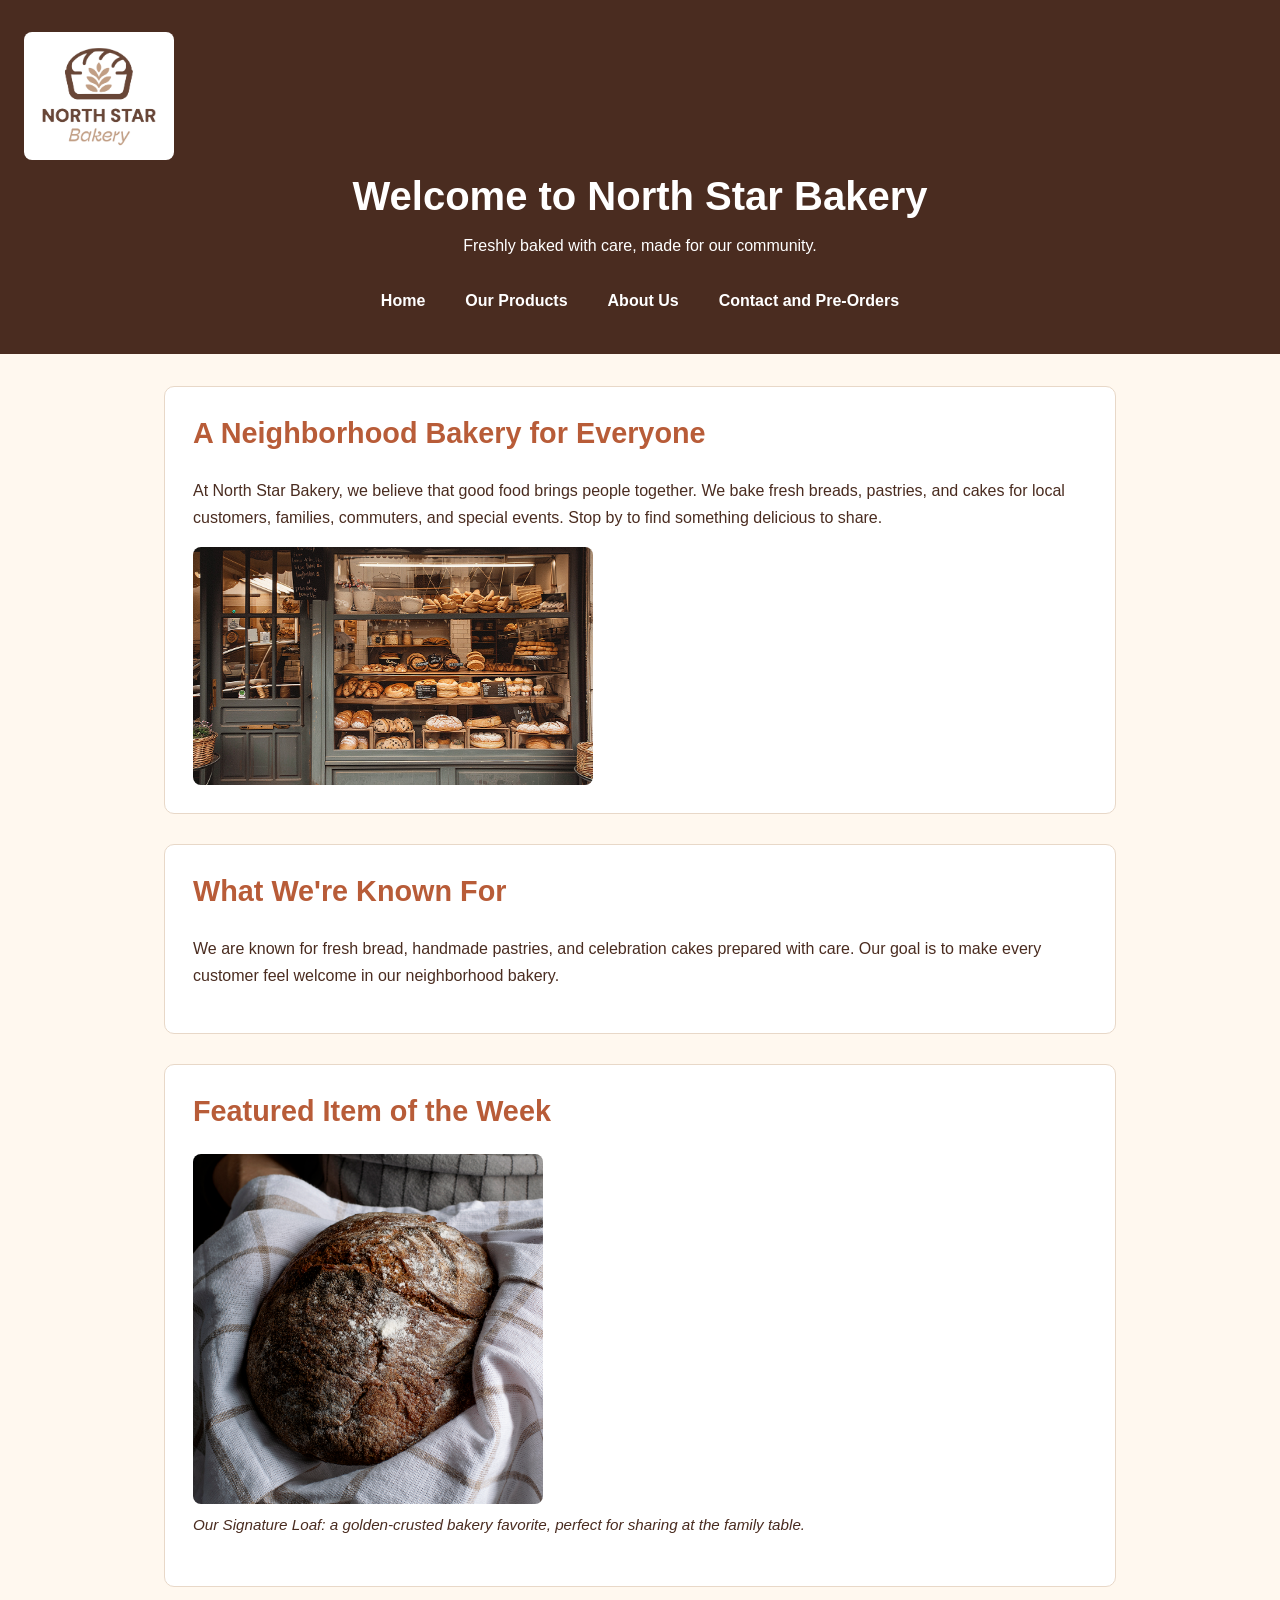
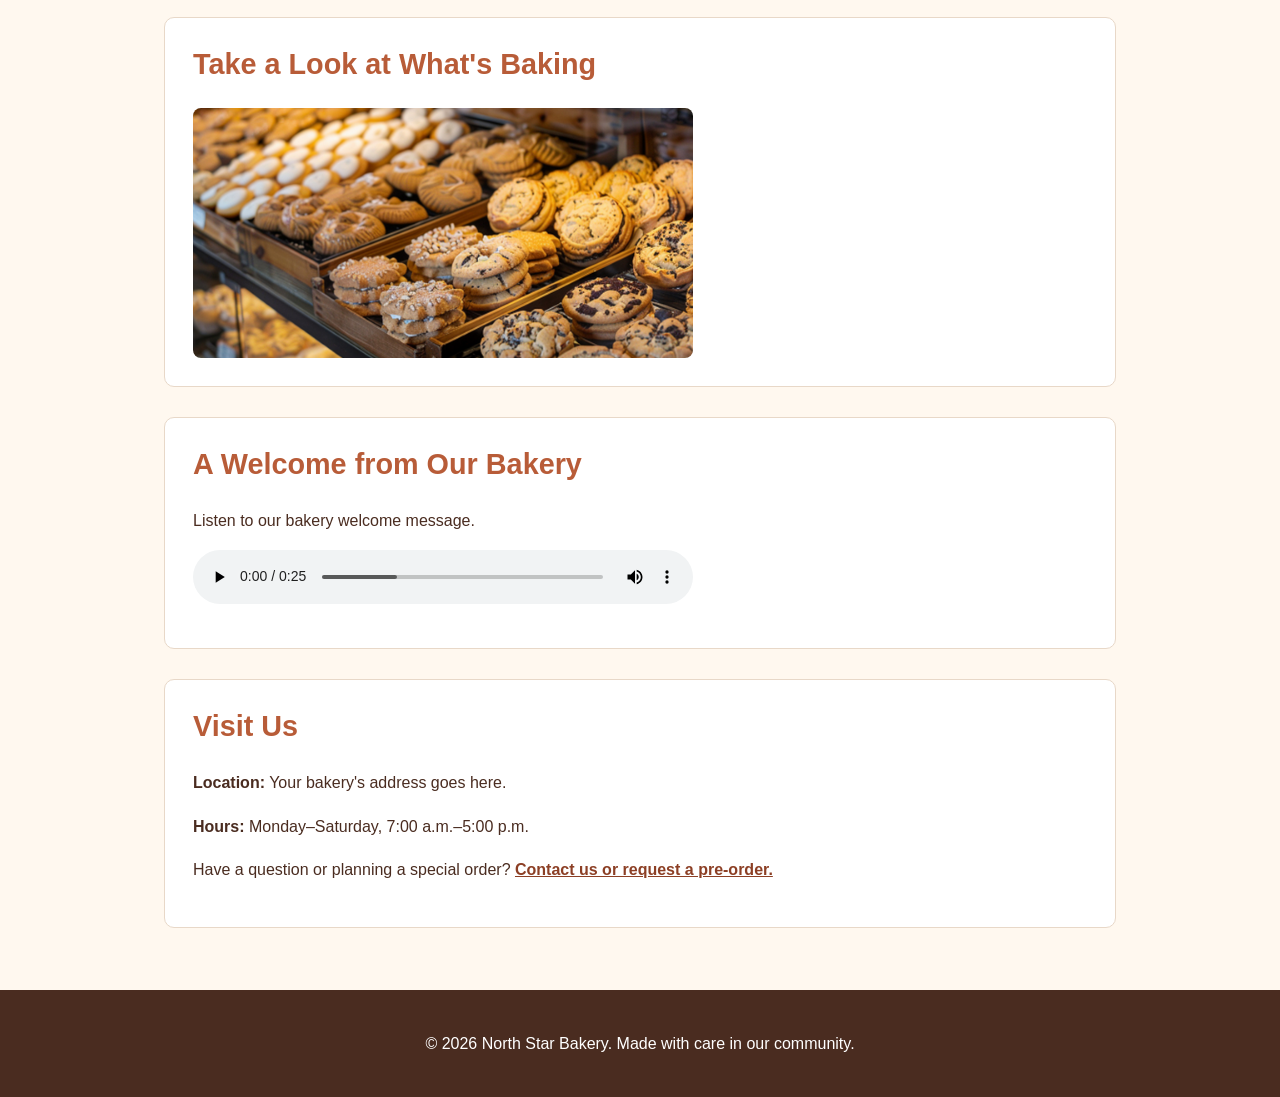
<file: index.html>
<!DOCTYPE html>
<html lang="en">
<head>
    <meta charset="UTF-8">
    <meta name="viewport" content="width=device-width, initial-scale=1.0">
    <title>North Star Bakery | Home</title>
    <link rel="stylesheet" href="style.css">
</head>
<body>
    <header>
        <img src="Bakery_c/bakery-logo_c.png" alt="North Star Bakery logo" width="150">
        <h1>Welcome to North Star Bakery</h1>
        <p>Freshly baked with care, made for our community.</p>

        <nav>
            <ul>
                <li><a href="index.html">Home</a></li>
                <li><a href="products.html">Our Products</a></li>
                <li><a href="about.html">About Us</a></li>
                <li><a href="contact.html">Contact and Pre-Orders</a></li>
            </ul>
        </nav>
    </header>

    <main>
        <section>
            <h2>A Neighborhood Bakery for Everyone</h2>
            <p>
                At North Star Bakery, we believe that good food brings
                people together. We bake fresh breads, pastries, and cakes
                for local customers, families, commuters, and special events.
                Stop by to find something delicious to share.
            </p>
            <img src="Bakery_c/bakery-storefront_c.png"
                 alt="The storefront of North Star Bakery"
                 width="400">
        </section>

        <section>
            <h2>What We're Known For</h2>
            <p>
                We are known for fresh bread, handmade pastries, and
                celebration cakes prepared with care. Our goal is to make
                every customer feel welcome in our neighborhood bakery.
            </p>
        </section>

        <section>
            <h2>Featured Item of the Week</h2>
            <figure>
                <img src="Bakery_c/bakery-signature-loaf_c.png"
                     alt="Freshly baked Signature Loaf with a golden crust"
                     width="350">
                <figcaption>
                    Our Signature Loaf: a golden-crusted bakery favorite,
                    perfect for sharing at the family table.
                </figcaption>
            </figure>
        </section>

        <section>
            <h2>Take a Look at What's Baking</h2>
            <picture>
                <source media="(max-width: 600px)"
                        srcset="Bakery_c/bakery-feature-small_c.png">
                <source media="(min-width: 601px)"
                        srcset="Bakery_c/bakery-feature-large_c.png">
                <img src="Bakery_c/bakery-feature-large_c.png"
                     alt="Featured baked goods prepared at North Star Bakery"
                     width="500">
            </picture>
        </section>

        <section>
            <h2>A Welcome from Our Bakery</h2>
            <p>Listen to our bakery welcome message.</p>
            <audio controls>
                <source src="Bakery_c/bakery-welcome_c.mp3" type="audio/mpeg">
                Your browser does not support audio playback.
                Please visit North Star Bakery to learn more about us.
            </audio>
        </section>

        <section>
            <h2>Visit Us</h2>
            <p><strong>Location:</strong> Your bakery's address goes here.</p>
            <p><strong>Hours:</strong> Monday–Saturday, 7:00 a.m.–5:00 p.m.</p>
            <p>
                Have a question or planning a special order?
                <a href="contact.html">Contact us or request a pre-order.</a>
            </p>
        </section>
    </main>

    <footer>
        <p>&copy; 2026 North Star Bakery. Made with care in our community.</p>
    </footer>
</body>
</html>
</file>
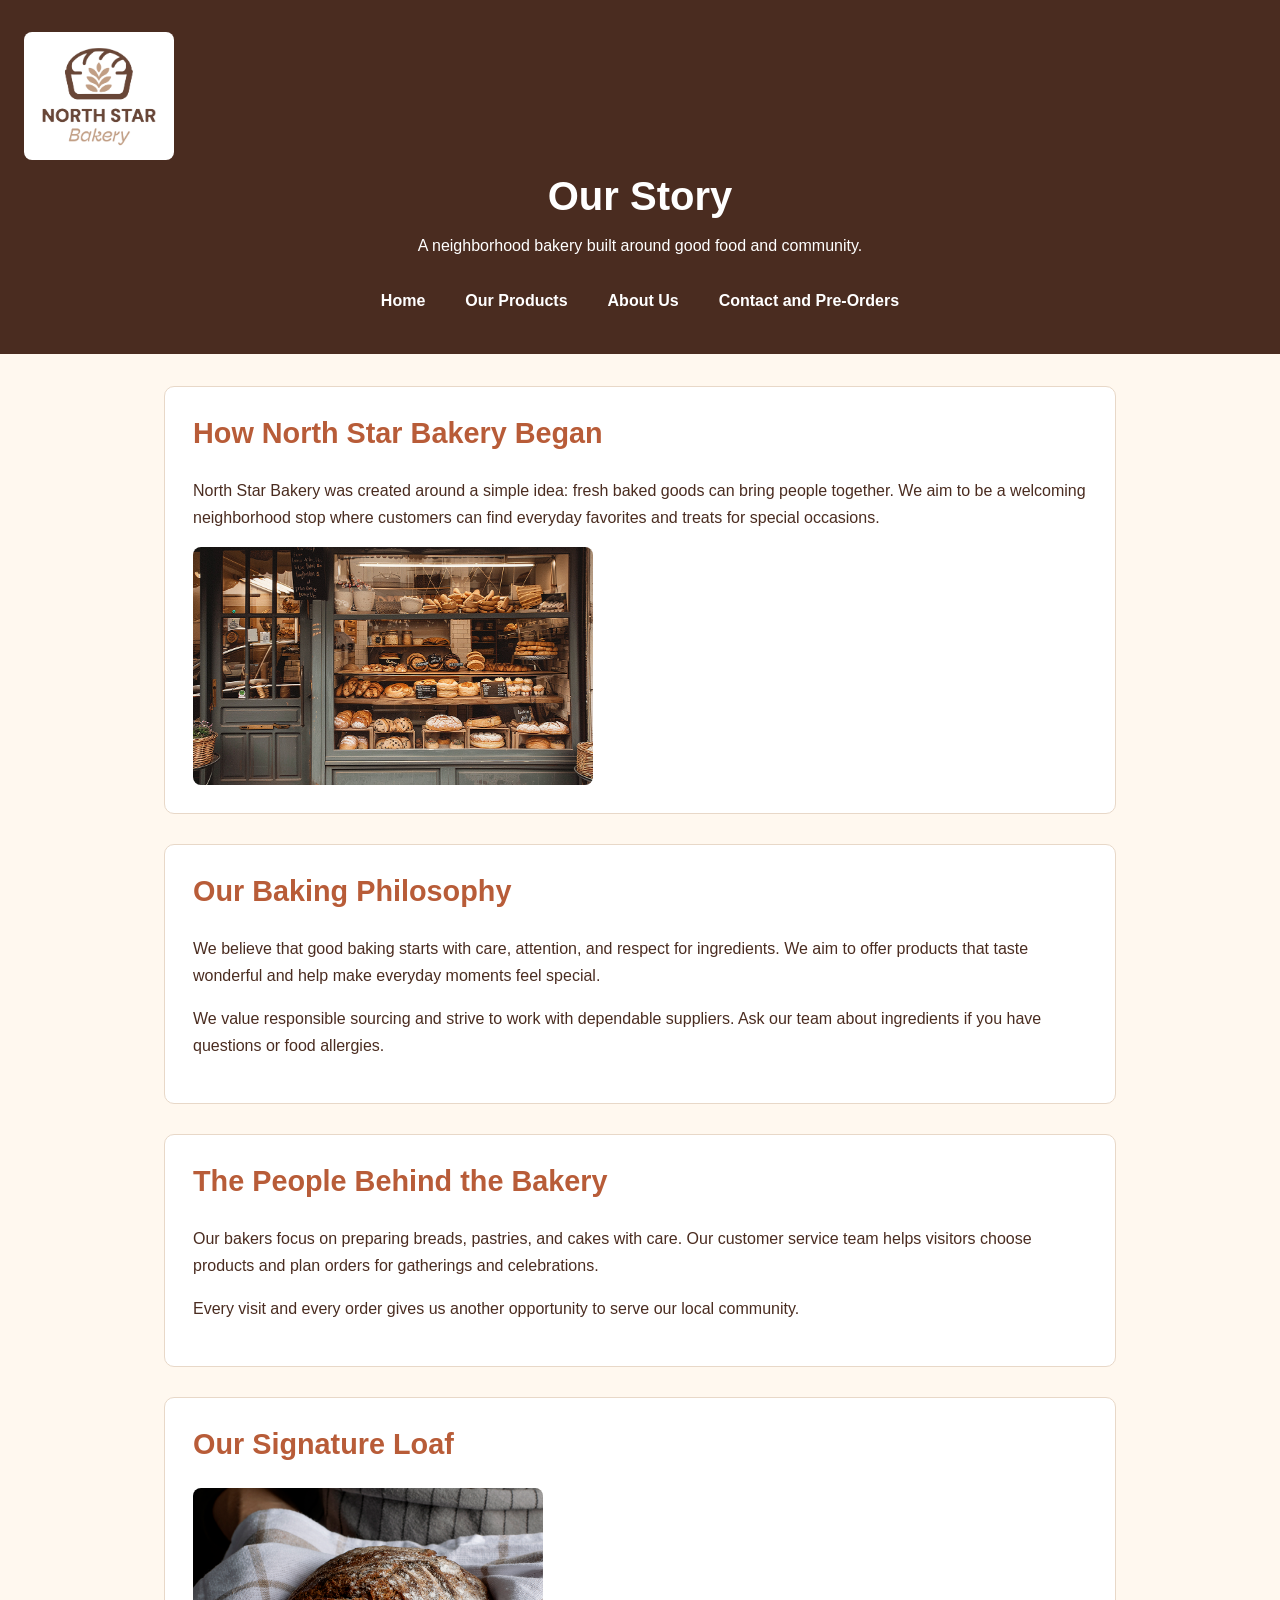
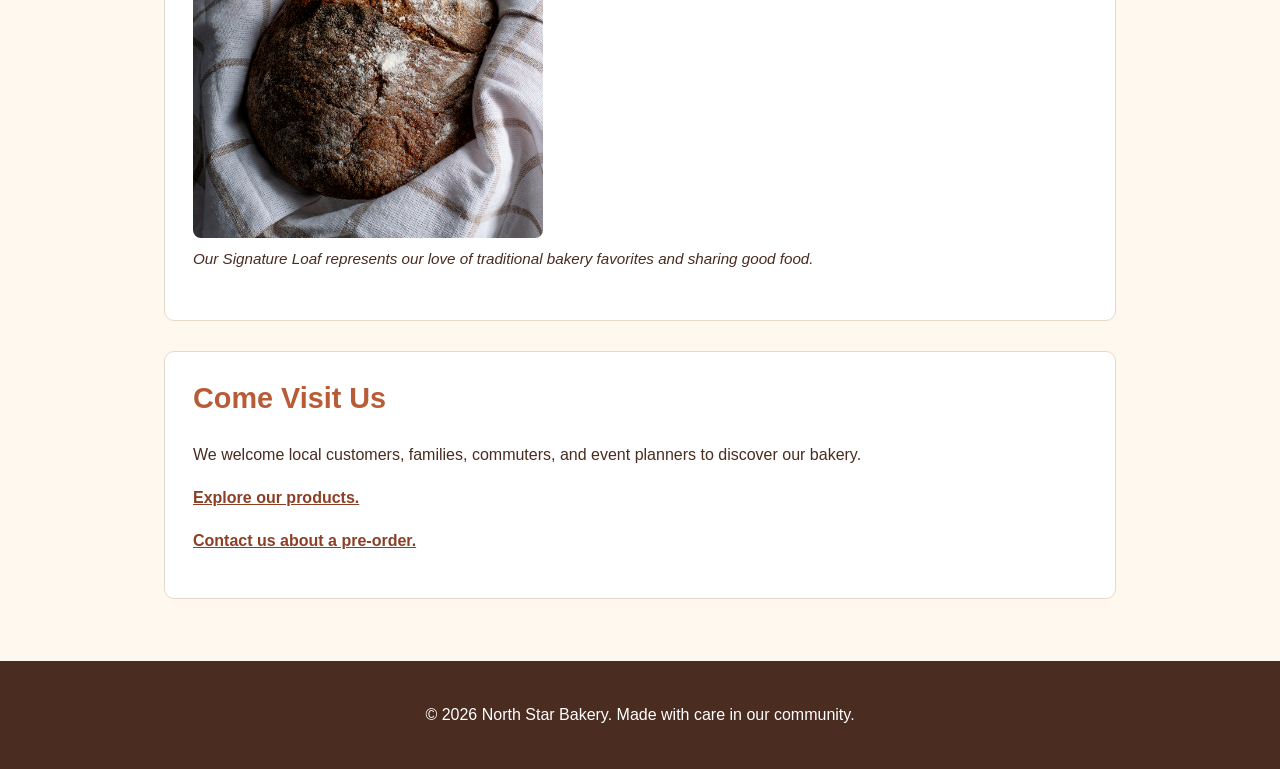
<file: about.html>
<!DOCTYPE html>
<html lang="en">
<head>
    <meta charset="UTF-8">
    <meta name="viewport" content="width=device-width, initial-scale=1.0">
    <title>North Star Bakery | About Us</title>
    <link rel="stylesheet" href="style.css">
</head>
<body>
    <header>
        <img src="Bakery_c/bakery-logo_c.png" alt="North Star Bakery logo" width="150">
        <h1>Our Story</h1>
        <p>A neighborhood bakery built around good food and community.</p>

        <nav>
            <ul>
                <li><a href="index.html">Home</a></li>
                <li><a href="products.html">Our Products</a></li>
                <li><a href="about.html">About Us</a></li>
                <li><a href="contact.html">Contact and Pre-Orders</a></li>
            </ul>
        </nav>
    </header>

    <main>
        <section>
            <h2>How North Star Bakery Began</h2>
            <p>
                North Star Bakery was created around a simple idea:
                fresh baked goods can bring people together. We aim to be
                a welcoming neighborhood stop where customers can find
                everyday favorites and treats for special occasions.
            </p>
            <img src="Bakery_c/bakery-storefront_c.png"
                 alt="The North Star Bakery storefront welcoming neighborhood customers"
                 width="400">
        </section>

        <section>
            <h2>Our Baking Philosophy</h2>
            <p>
                We believe that good baking starts with care, attention,
                and respect for ingredients. We aim to offer products that
                taste wonderful and help make everyday moments feel special.
            </p>
            <p>
                We value responsible sourcing and strive to work with
                dependable suppliers. Ask our team about ingredients if
                you have questions or food allergies.
            </p>
        </section>

        <section>
            <h2>The People Behind the Bakery</h2>
            <p>
                Our bakers focus on preparing breads, pastries, and cakes
                with care. Our customer service team helps visitors choose
                products and plan orders for gatherings and celebrations.
            </p>
            <p>
                Every visit and every order gives us another opportunity
                to serve our local community.
            </p>
        </section>

        <section>
            <h2>Our Signature Loaf</h2>
            <figure>
                <img src="Bakery_c/bakery-signature-loaf_c.png"
                     alt="A freshly baked Signature Loaf from North Star Bakery"
                     width="350">
                <figcaption>
                    Our Signature Loaf represents our love of traditional
                    bakery favorites and sharing good food.
                </figcaption>
            </figure>
        </section>

        <section>
            <h2>Come Visit Us</h2>
            <p>
                We welcome local customers, families, commuters, and
                event planners to discover our bakery.
            </p>
            <p><a href="products.html">Explore our products.</a></p>
            <p><a href="contact.html">Contact us about a pre-order.</a></p>
        </section>
    </main>

    <footer>
        <p>&copy; 2026 North Star Bakery. Made with care in our community.</p>
    </footer>
</body>
</html>
</file>
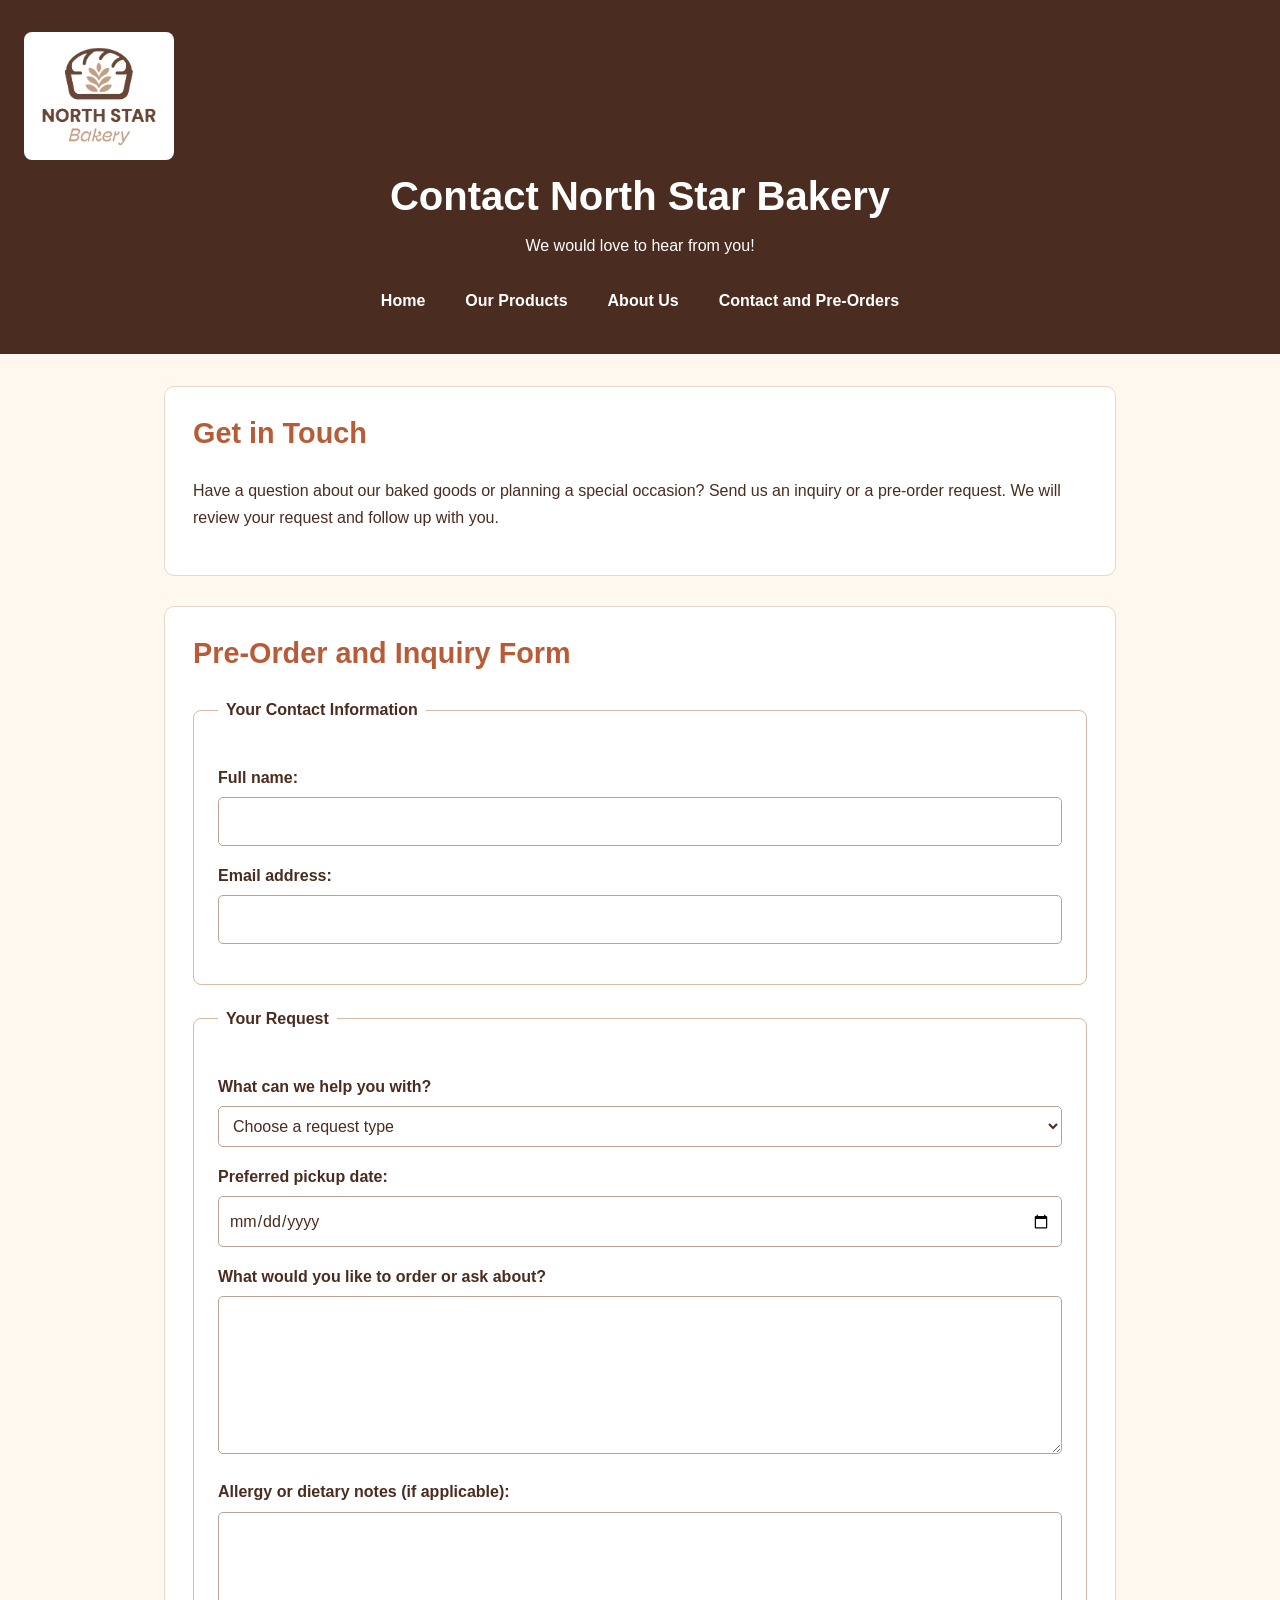
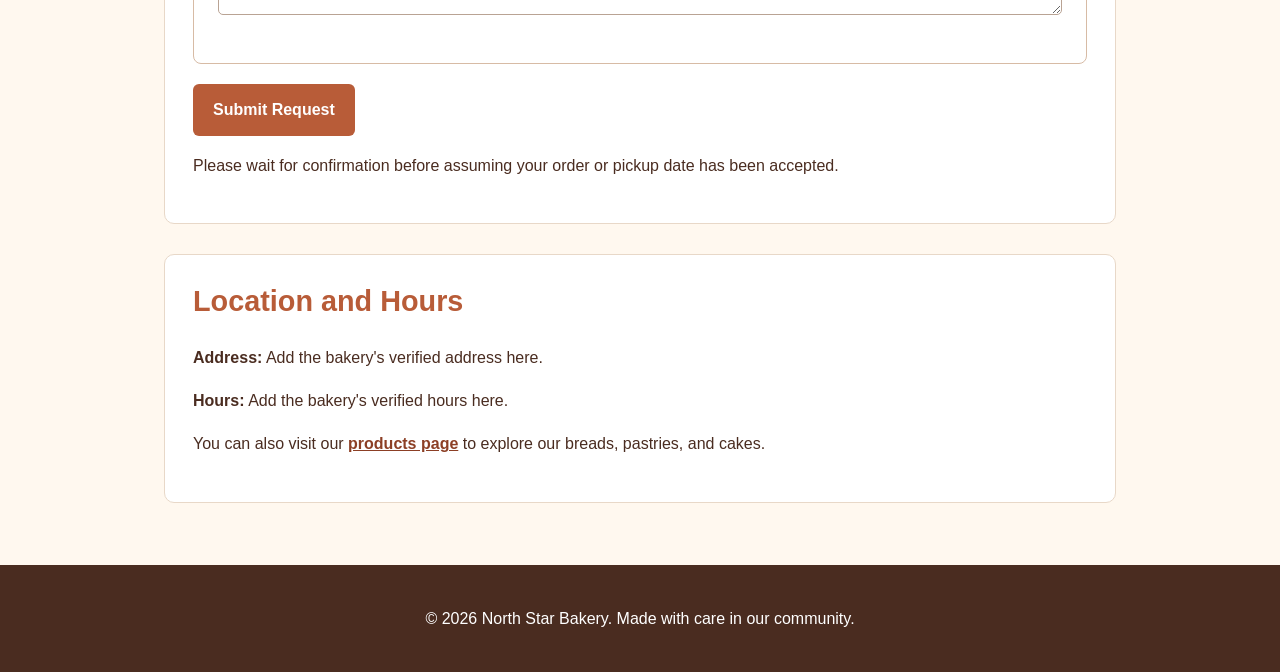
<file: contact.html>
<!DOCTYPE html>
<html lang="en">
<head>
    <meta charset="UTF-8">
    <meta name="viewport" content="width=device-width, initial-scale=1.0">
    <title>North Star Bakery | Contact and Pre-Orders</title>
    <link rel="stylesheet" href="style.css">
    <script src="script.js" defer></script>
</head>
<body>
    <header>
        <img src="Bakery_c/bakery-logo_c.png" alt="North Star Bakery logo" width="150">
        <h1>Contact North Star Bakery</h1>
        <p>We would love to hear from you!</p>

        <nav>
            <ul>
                <li><a href="index.html">Home</a></li>
                <li><a href="products.html">Our Products</a></li>
                <li><a href="about.html">About Us</a></li>
                <li><a href="contact.html">Contact and Pre-Orders</a></li>
            </ul>
        </nav>
    </header>

    <main>
        <section>
            <h2>Get in Touch</h2>
            <p>
                Have a question about our baked goods or planning a special
                occasion? Send us an inquiry or a pre-order request.
                We will review your request and follow up with you.
            </p>
        </section>

        <section>
            <h2>Pre-Order and Inquiry Form</h2>

            <form action="#" method="get">
                <fieldset>
                    <legend>Your Contact Information</legend>

                    <p>
                        <label for="name">Full name:</label>
                        <input type="text" id="name" name="name"
                               autocomplete="name" required>
                    </p>

                    <p>
                        <label for="email">Email address:</label>
                        <input type="email" id="email" name="email"
                               autocomplete="email" required>
                    </p>
                </fieldset>

                <fieldset>
                    <legend>Your Request</legend>

                    <p>
                        <label for="request-type">What can we help you with?</label>
                        <select id="request-type" name="request-type" required>
                            <option value="">Choose a request type</option>
                            <option value="pre-order">Pre-order</option>
                            <option value="general-question">General question</option>
                            <option value="event-order">Event or celebration order</option>
                        </select>
                    </p>

                    <p>
                        <label for="pickup-date">Preferred pickup date:</label>
                        <input type="date" id="pickup-date" name="pickup-date">
                    </p>

                    <p>
                        <label for="item-details">What would you like to order or ask about?</label>
                        <textarea id="item-details" name="item-details"
                                  rows="5" cols="40" required></textarea>
                    </p>

                    <p>
                        <label for="allergy-notes">Allergy or dietary notes (if applicable):</label>
                        <textarea id="allergy-notes" name="allergy-notes"
                                  rows="3" cols="40"></textarea>
                    </p>
                </fieldset>

                <p>
                    <button type="submit">Submit Request</button>
                </p>
            </form>

            <p>
                Please wait for confirmation before assuming your order
                or pickup date has been accepted.
            </p>
        </section>

        <section>
            <h2>Location and Hours</h2>
            <p><strong>Address:</strong> Add the bakery's verified address here.</p>
            <p><strong>Hours:</strong> Add the bakery's verified hours here.</p>
            <p>
                You can also visit our
                <a href="products.html">products page</a> to explore our
                breads, pastries, and cakes.
            </p>
        </section>
    </main>

    <footer>
        <p>&copy; 2026 North Star Bakery. Made with care in our community.</p>
    </footer>
</body>
</html>
</file>
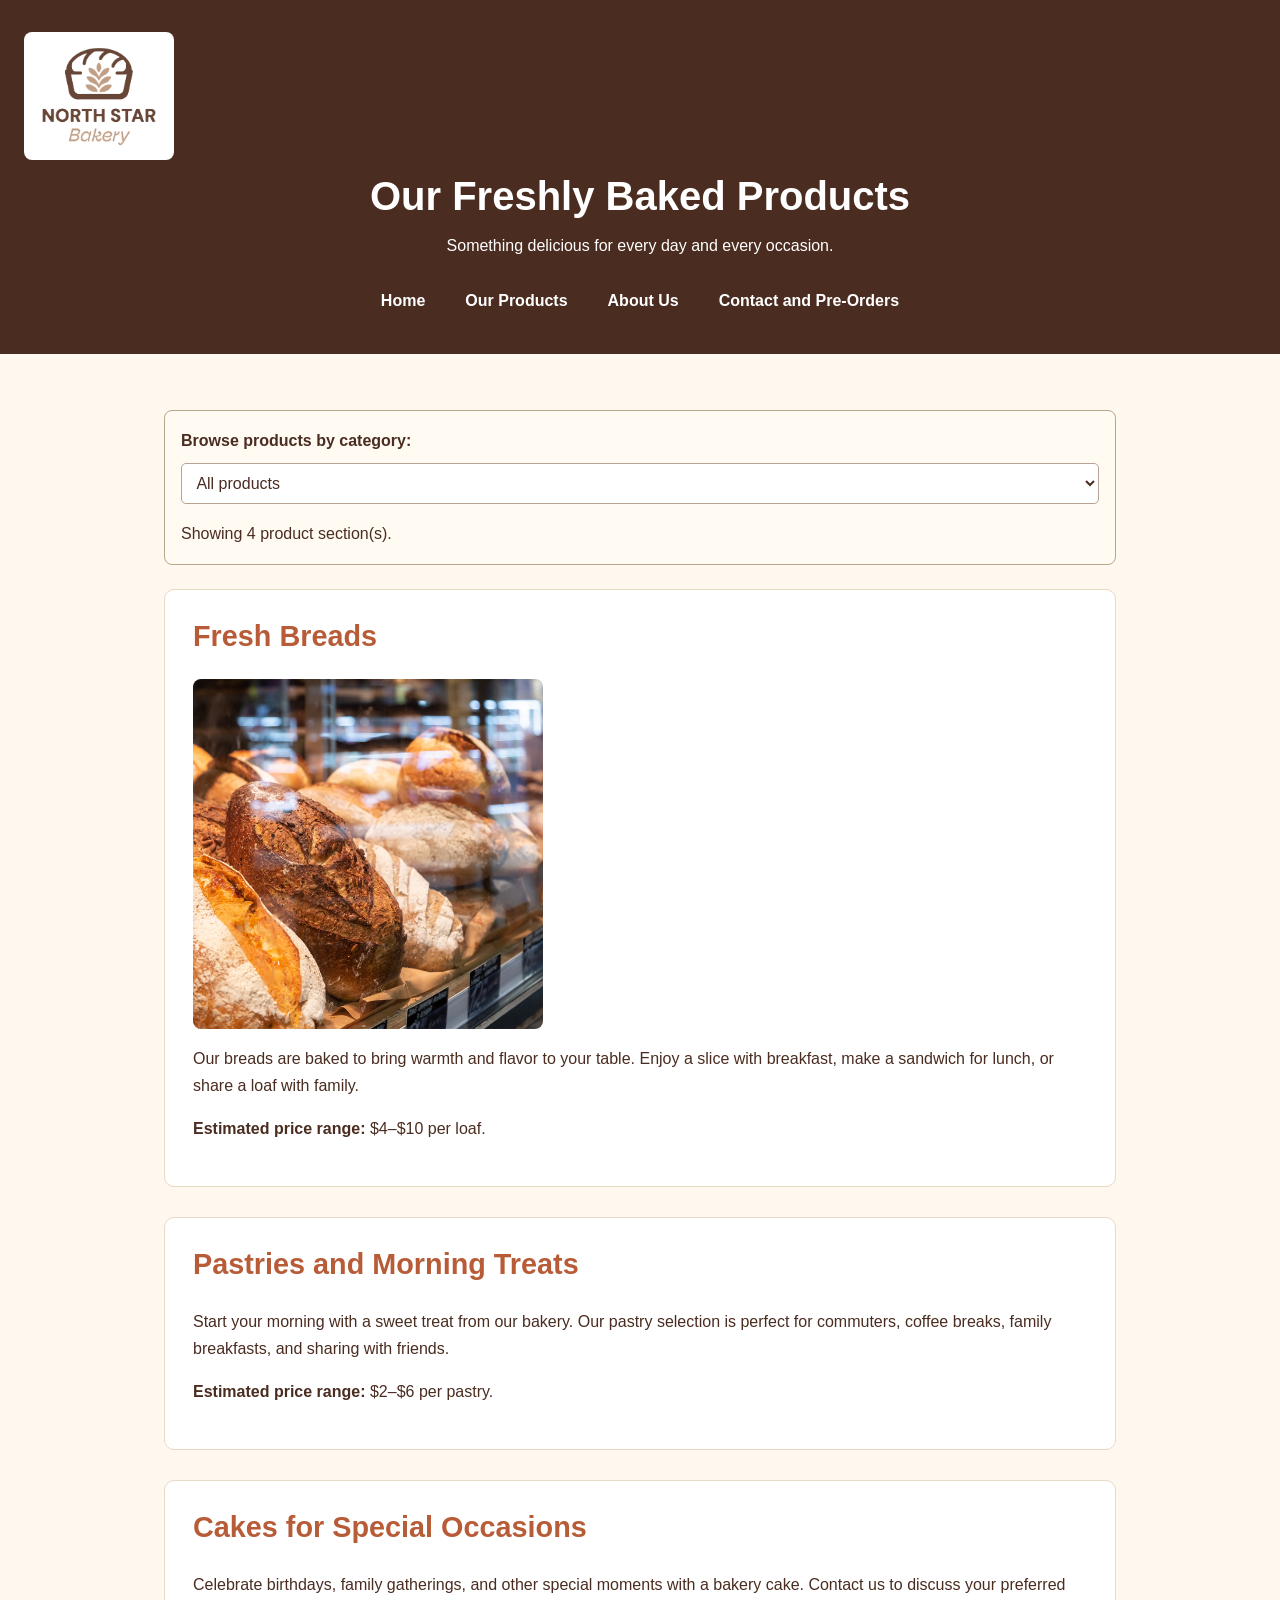
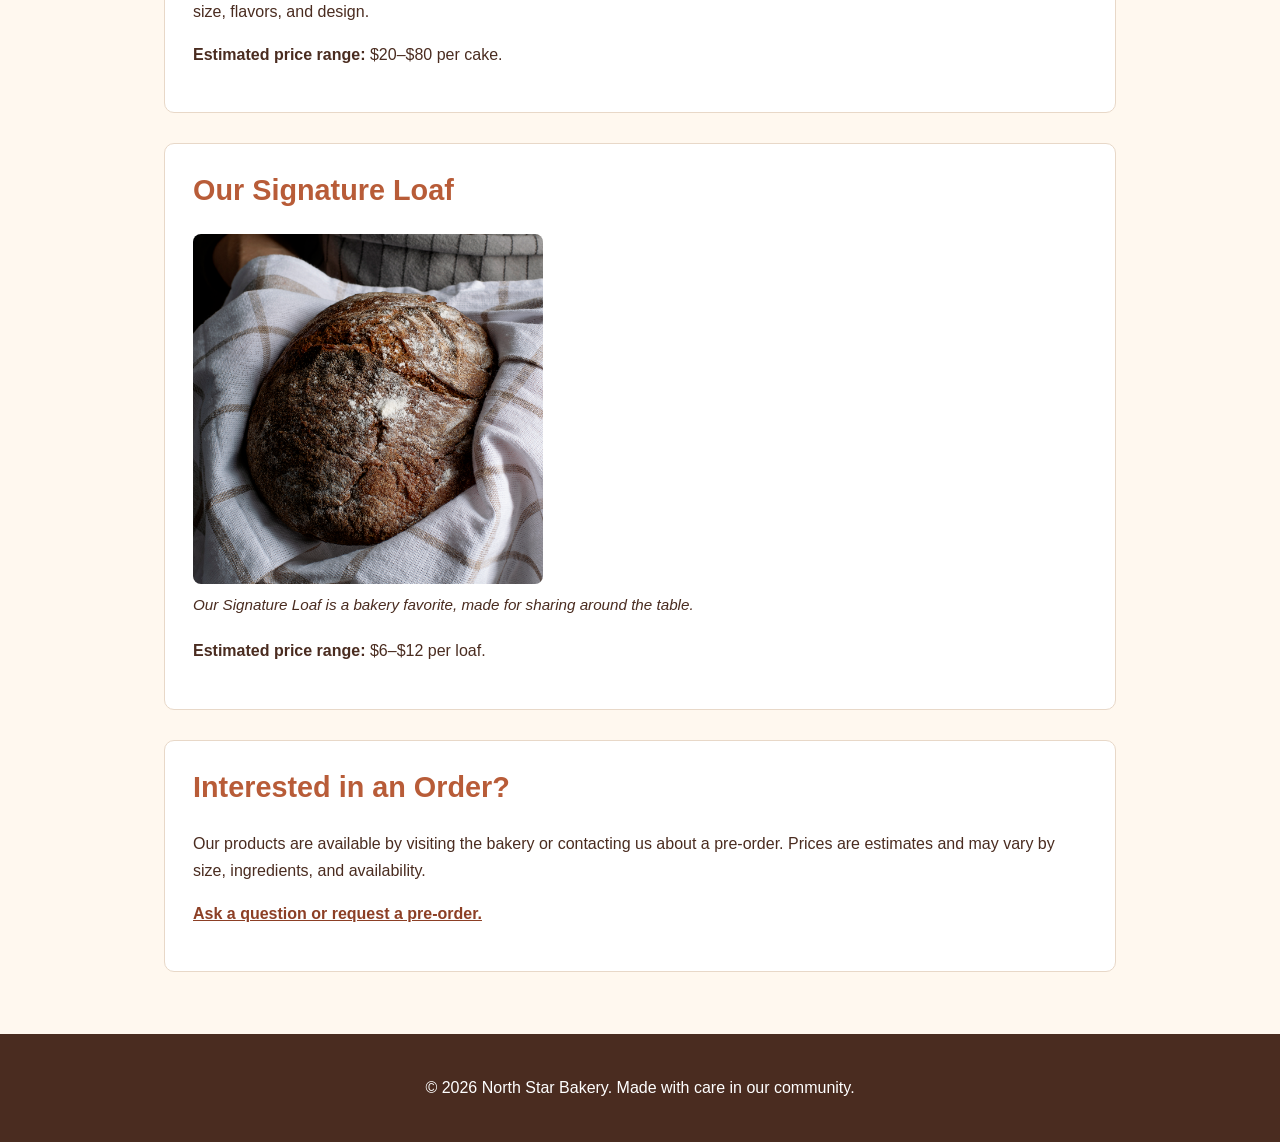
<file: products.html>
<!DOCTYPE html>
<html lang="en">
<head>
    <meta charset="UTF-8">
    <meta name="viewport" content="width=device-width, initial-scale=1.0">
    <title>North Star Bakery | Our Products</title>
    <link rel="stylesheet" href="style.css">
    <script src="script.js" defer></script>
</head>
<body>
    <header>
        <img src="Bakery_c/bakery-logo_c.png" alt="North Star Bakery logo" width="150">
        <h1>Our Freshly Baked Products</h1>
        <p>Something delicious for every day and every occasion.</p>

        <nav>
            <ul>
                <li><a href="index.html">Home</a></li>
                <li><a href="products.html">Our Products</a></li>
                <li><a href="about.html">About Us</a></li>
                <li><a href="contact.html">Contact and Pre-Orders</a></li>
            </ul>
        </nav>
    </header>

    <main>
        <section>
            <h2>Fresh Breads</h2>
            <img src="Bakery_c/bakery-bread_c.png"
                 alt="Freshly baked bread available at North Star Bakery"
                 width="350">
            <p>
                Our breads are baked to bring warmth and flavor to your table.
                Enjoy a slice with breakfast, make a sandwich for lunch,
                or share a loaf with family.
            </p>
            <p><strong>Estimated price range:</strong> $4–$10 per loaf.</p>
        </section>

        <section>
            <h2>Pastries and Morning Treats</h2>
            <p>
                Start your morning with a sweet treat from our bakery.
                Our pastry selection is perfect for commuters, coffee breaks,
                family breakfasts, and sharing with friends.
            </p>
            <p><strong>Estimated price range:</strong> $2–$6 per pastry.</p>
        </section>

        <section>
            <h2>Cakes for Special Occasions</h2>
            <p>
                Celebrate birthdays, family gatherings, and other special
                moments with a bakery cake. Contact us to discuss your
                preferred size, flavors, and design.
            </p>
            <p><strong>Estimated price range:</strong> $20–$80 per cake.</p>
        </section>

        <section>
            <h2>Our Signature Loaf</h2>
            <figure>
                <img src="Bakery_c/bakery-signature-loaf_c.png"
                     alt="North Star Bakery's Signature Loaf with a golden crust"
                     width="350">
                <figcaption>
                    Our Signature Loaf is a bakery favorite, made for sharing
                    around the table.
                </figcaption>
            </figure>
            <p><strong>Estimated price range:</strong> $6–$12 per loaf.</p>
        </section>

        <section>
            <h2>Interested in an Order?</h2>
            <p>
                Our products are available by visiting the bakery or
                contacting us about a pre-order. Prices are estimates and
                may vary by size, ingredients, and availability.
            </p>
            <p><a href="contact.html">Ask a question or request a pre-order.</a></p>
        </section>
    </main>

    <footer>
        <p>&copy; 2026 North Star Bakery. Made with care in our community.</p>
    </footer>
</body>
</html>
</file>
<file: style.css>
/* North Star Bakery - Website Styles */

/* Color palette:
   Cream: #FFF8EF
   Dark brown: #4A2C20
   Warm terracotta: #B85C38
   White: #FFFFFF
*/

* {
    box-sizing: border-box;
}

html {
    scroll-behavior: smooth;
}

body {
    margin: 0;
    font-family: Arial, sans-serif;
    font-size: 16px;
    line-height: 1.7;
    color: #4A2C20;
    background-color: #FFF8EF;
}

header {
    background-color: #4A2C20;
    color: #FFFFFF;
    text-align: center;
    padding: 24px 16px;
}

header img {
    max-width: 150px;
    height: auto;
}

header h1 {
    margin: 12px 0;
    font-size: 2rem;
    line-height: 1.2;
}

header p {
    margin: 8px 0 20px;
}

nav ul {
    display: flex;
    flex-direction: column;
    align-items: center;
    gap: 8px;
    list-style: none;
    padding: 0;
    margin: 20px 0 0;
}

nav a {
    display: block;
    color: #FFFFFF;
    text-decoration: none;
    font-weight: bold;
    padding: 8px 14px;
    border-radius: 6px;
}

nav a:hover,
nav a:focus {
    background-color: #B85C38;
    text-decoration: underline;
}

main {
    width: 100%;
    max-width: 1000px;
    margin: 0 auto;
    padding: 20px 16px;
}

section {
    background-color: #FFFFFF;
    padding: 20px;
    margin: 0 0 24px;
    border-radius: 10px;
    border: 1px solid #E8D8C8;
}

h2 {
    color: #B85C38;
    font-size: 1.6rem;
    line-height: 1.3;
    margin-top: 0;
}

h3 {
    color: #4A2C20;
}

img {
    display: block;
    max-width: 100%;
    height: auto;
    border-radius: 8px;
}

figure {
    margin: 20px 0;
}

figcaption {
    margin-top: 8px;
    font-size: 0.95rem;
    font-style: italic;
}

a {
    color: #8C3F25;
}

main a {
    font-weight: bold;
}

main a:hover,
main a:focus {
    color: #4A2C20;
}

audio {
    display: block;
    width: 100%;
    max-width: 500px;
    margin: 16px 0;
}

form {
    width: 100%;
}

fieldset {
    border: 1px solid #D7BBA5;
    border-radius: 8px;
    padding: 16px;
    margin: 0 0 20px;
}

legend {
    font-weight: bold;
    color: #4A2C20;
    padding: 0 8px;
}

label {
    display: block;
    font-weight: bold;
    margin-bottom: 6px;
}

input,
select,
textarea {
    width: 100%;
    max-width: 100%;
    padding: 10px;
    border: 1px solid #B9A394;
    border-radius: 5px;
    font: inherit;
    color: #4A2C20;
    background-color: #FFFFFF;
}

textarea {
    resize: vertical;
}

input:focus,
select:focus,
textarea:focus,
button:focus,
a:focus {
    outline: 3px solid #B85C38;
    outline-offset: 3px;
}

button {
    background-color: #B85C38;
    color: #FFFFFF;
    border: none;
    border-radius: 6px;
    padding: 12px 20px;
    font: inherit;
    font-weight: bold;
    cursor: pointer;
}

button:hover {
    background-color: #4A2C20;
}

footer {
    background-color: #4A2C20;
    color: #FFFFFF;
    text-align: center;
    padding: 24px 16px;
}

footer a {
    color: #FFFFFF;
}

footer a:hover,
footer a:focus {
    color: #FFF8EF;
}

/* Larger screens */
@media (min-width: 700px) {
    header {
        padding: 32px 24px;
    }

    header h1 {
        font-size: 2.5rem;
    }

    nav ul {
        flex-direction: row;
        justify-content: center;
        flex-wrap: wrap;
        gap: 12px;
    }

    main {
        padding: 32px 24px;
    }

    section {
        padding: 28px;
        margin-bottom: 30px;
    }

    h2 {
        font-size: 1.8rem;
    }

    fieldset {
        padding: 24px;
    }
}

/* Touchstone 4: Product filter */
.product-filter {
  margin: 1.5rem 0;
  padding: 1rem;
  border: 1px solid #b8a58a;
  border-radius: 8px;
  background-color: #fffaf2;
}

.product-filter label {
  display: block;
  margin-bottom: 0.5rem;
  font-weight: bold;
}

.product-filter select {
  max-width: 100%;
  padding: 0.65rem;
  font: inherit;
}

#filter-status {
  margin-bottom: 0;
}

/* Keep hidden product sections out of the layout. */
[hidden] {
  display: none !important;
}

/* Touchstone 4: Form validation feedback */
.field-error {
  display: block;
  margin-top: 0.35rem;
  color: #a32222;
  font-size: 0.9rem;
}

[aria-invalid="true"] {
  border: 2px solid #a32222;
  outline-offset: 2px;
}
</file>
